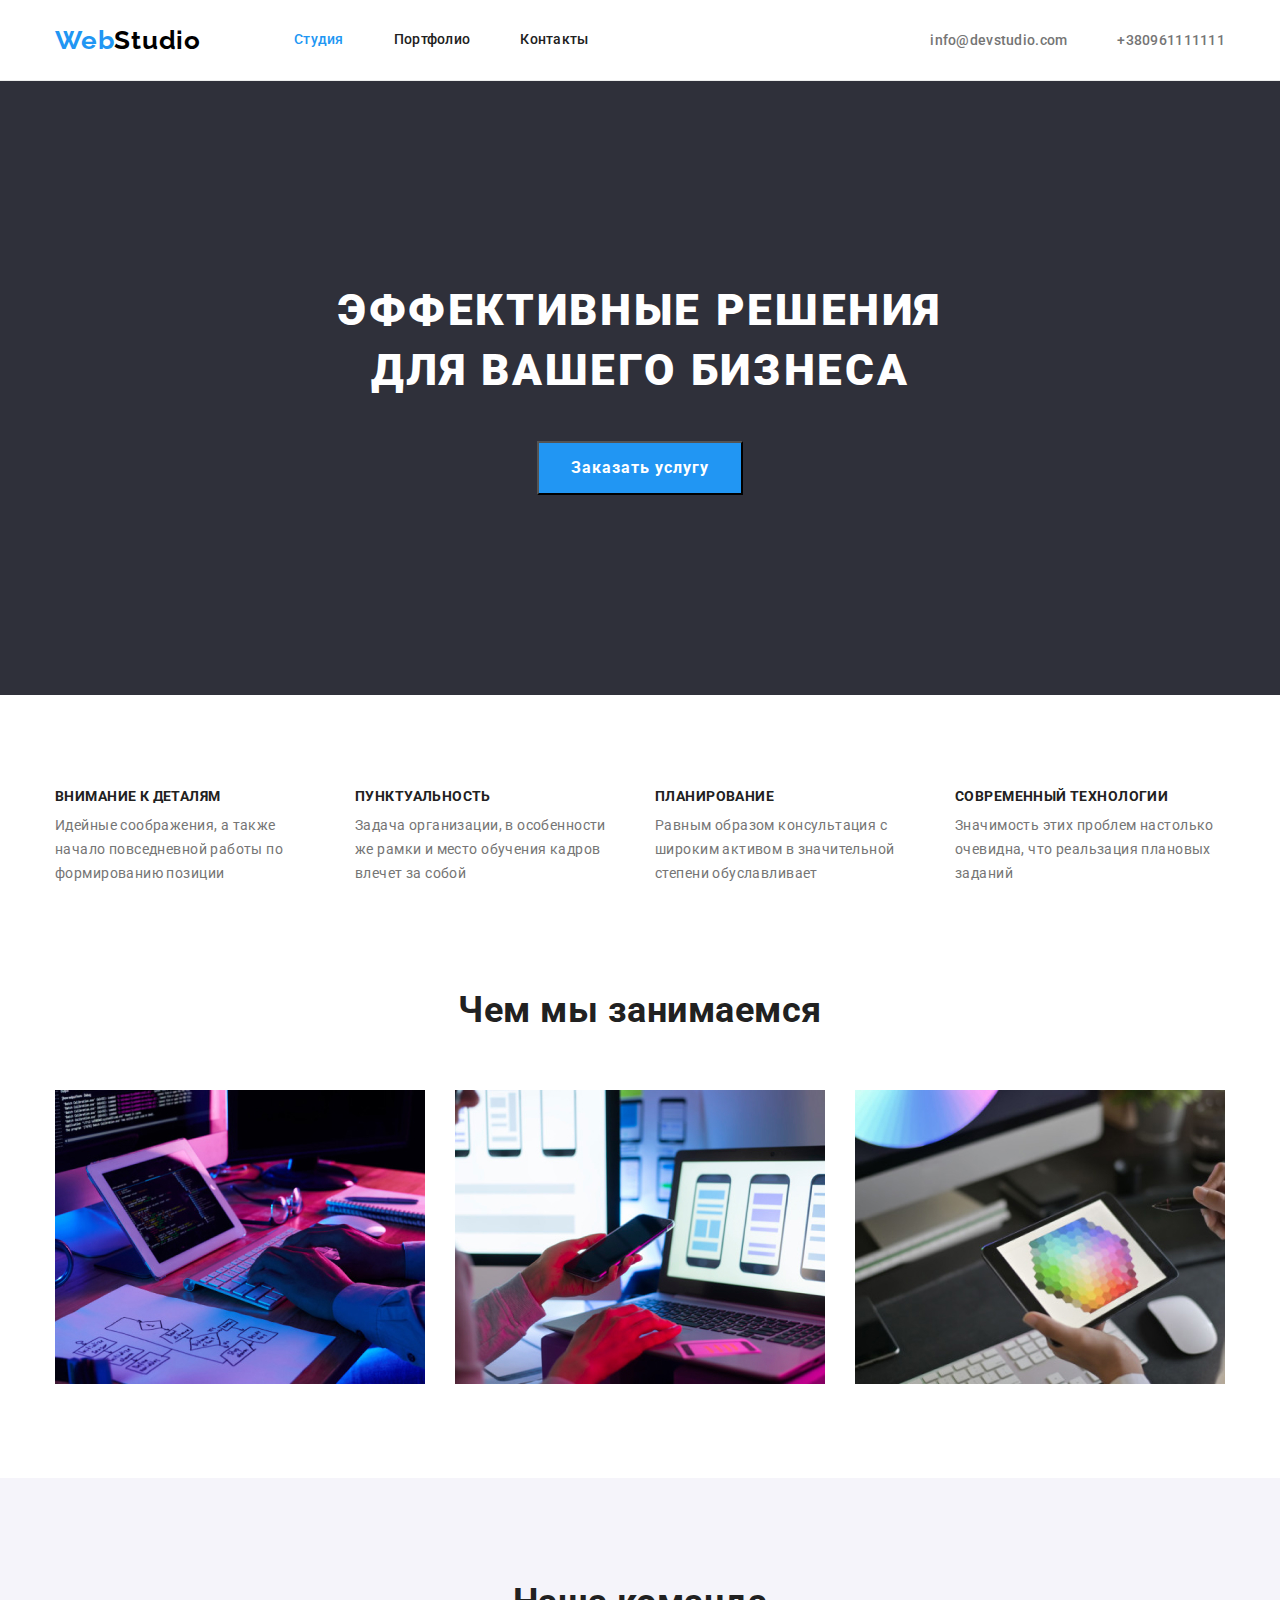
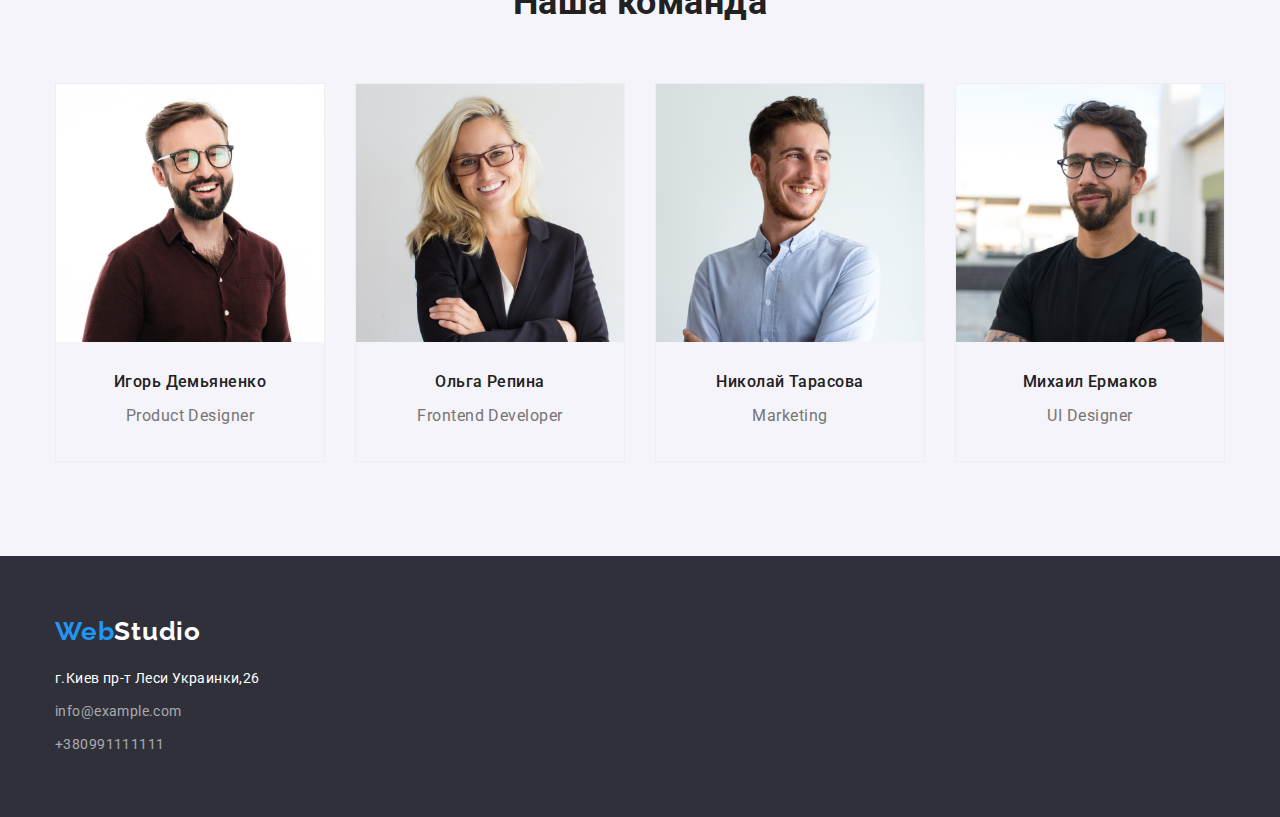
<file: index.html>
<!DOCTYPE html>
<html lang="ru">

<head>
    <meta charset="UTF-8">
    <meta http-equiv="X-UA-Compatible" content="IE=edge">
    <meta name="viewport" content="width=device-width, initial-scale=1.0">
    <title>WebStudio</title>
    <link rel="preconnect" href="https://fonts.googleapis.com">
    <link rel="preconnect" href="https://fonts.gstatic.com" crossorigin>
    <link
        href="https://fonts.googleapis.com/css2?family=Raleway:wght@700&family=Roboto:wght@400;500;700;900&display=swap"
        rel="stylesheet">
    <link rel="stylesheet" href="https://cdn.jsdelivr.net/npm/modern-normalize@1.1.0/modern-normalize.min.css">
    <link rel="stylesheet" href="./CSS/styles.css">
</head>

<body>
    <header class="header">
        <div class="container page-header">
            <nav class="nav">
                <a href="./index.html" class="logo" class="link"><span class="logo-accept">Web</span><span>Studio</span>
                </a>
                <ul class="nav-list-list" class="list-list">
                    <li class=" nav-item">
                        <a class="nav-link current link" href="./index.html" class="link">Студия</a></li>
                    <li class="nav-item">
                        <a class="nav-link link" href="./portfolio.html" class="link">Портфолио</a></li>
                    <li class="nav-item">
                        <a class="nav-link link" href="" class="link">Контакты</a></li>
                </ul>
            </nav>

            <ul class="header-contact-list">
                <li class="header-contact-item">
                    <a class="header-mail link" href="maito:info@devstudio.com" class="link">info@devstudio.com</a>
                </li>
                <li class="header-contact-item">
                    <a class="header-phone link" href="tel:+380961111111" class="link">+380961111111</a></li>
            </ul>
        </div>
    </header>
    <main class="main">
        <section class="hero">
            <div class="container">
                <h1 class="hero-title">ЭФФЕКТИВНЫЕ РЕШЕНИЯ<br> ДЛЯ ВАШЕГО БИЗНЕСА</h1>
                <button class=" hero-button" type="button">Заказать услугу</button>
            </div>
        </section>
        <section class="section">
            <div class="container">
                <h2 hidden>Наши преимущества</h2>
                <ul class="features-list list">
                    <li class="feature-item">
                        <h3 class="features-title">ВНИМАНИЕ К ДЕТАЛЯМ</h3>
                        <p class="feature-text">Идейные соображения, а также начало повседневной работы по формированию
                            позиции</p>
                    </li>
                    <li class="feature-item">
                        <h3 class="features-title">ПУНКТУАЛЬНОСТЬ</h3>
                        <p class="feature-text">Задача организации, в особенности же рамки и место обучения кадров
                            влечет
                            за собой</p>
                    </li>
                    <li class="feature-item">
                        <h3 class="features-title">ПЛАНИРОВАНИЕ</h3>
                        <p class="feature-text">Равным образом консультация с широким активом в значительной степени
                            обуславливает</p>
                    </li>
                    <li class="feature-item">
                        <h3 class="features-title">СОВРЕМЕННЫЙ ТЕХНОЛОГИИ</h3>
                        <p class="feature-text">Значимость этих проблем настолько очевидна, что реальзация плановых
                            заданий
                        </p>
                    </li>
                </ul>
            </div>

        </section>
        <section class="section services">
            <div class="container">
                <h2 class="services-title">Чем мы занимаемся</h2>
                <ul class="services-list list">
                    <li class="services-item">
                        <img class="services-pic" src="./images/img (1).jpg" alt="Программирование" width="370">
                    </li>
                    <li class="services-item">
                        <img class="services-pic" src="./images/img (2).jpg" alt="Мобильные приложения" width="370">
                    </li>
                    <li class="services-item">
                        <img class="services-pic" src="./images/img (3).jpg" alt="Графический дизайн" width="370">
                    </li>
                </ul>
            </div>
        </section>
        <section class="team section">
            <div class="container">
                <h2 class="team-title">Наша команда</h2>
                <ul class="team-list list">
                    <li class="team-iteam">
                        <img class="team-pic" src="./images/img (4).jpg" alt="Игорь Демьяненко" width="270">
                        <div class="worker">
                            <h3 class="team-names">Игорь Демьяненко</h3>
                            <p class="team-text">Product Designer</p>
                        </div>
                    </li>
                    <li class="team-iteam">
                        <img class="team-pic" src="./images/img (5).jpg" alt="Ольга Репина" width="270">
                        <div class="worker">
                            <h3 class="team-names">Ольга Репина</h3>
                            <p class="team-text">Frontend Developer</p>
                        </div>
                    </li>
                    <li class="team-iteam">
                        <img class="team-pic" src="./images/img (6).jpg" alt="Николай Тарасова" width="270">
                        <div class="worker">
                            <h3 class="team-names">Николай Тарасова</h3>
                            <p class="team-text">Marketing</p>
                        </div>
                    </li>
                    <li class="team-iteam">
                        <img class="team-pic" src="./images/img (7).jpg" alt="Михаил Ермаков" width="270">
                        <div class="worker">
                            <h3 class="team-names">Михаил Ермаков</h3>
                            <p class="team-text">UI Designer</p>
                        </div>

                    </li>
                </ul>
            </div>
        </section>
    </main>
    <footer class="footer">
        <div class="container">
            <a class="footer-logo" href="./index.html" class="logo"><span class="logo-accept">Web</span><span
                    class="Studio">Studio</span>
            </a>
            <address class="footer-adress">
                <ul class="footer-list">
                    <li class="footer-item"><a class="footer-adress-link"
                            href="https://www.google.com/maps/search/%D0%BF%D1%80%D0%BE%D1%81%D0%BF%D0%B5%D0%BA%D1%82+%D0%BB%D0%B5%D1%81%D0%B8+%D1%83%D0%BA%D1%80%D0%B0%D0%B8%D0%BD%D0%BA%D0%B8+26/@50.4728094,30.4184101,12z/data=!3m1!4b1">г.Киев
                            пр-т Леси Украинки,26</a></li>
                    <li class="footer-item"><a class="footer-mail-link"
                            href="mailto:info@example.com">info@example.com</a>
                    </li>
                    <li class="footer-item"><a class="footer-tel-link" href="tel:+380991111111">+380991111111</a></li>
                </ul>
            </address>
        </div>

    </footer>
</body>

</html>
</file>
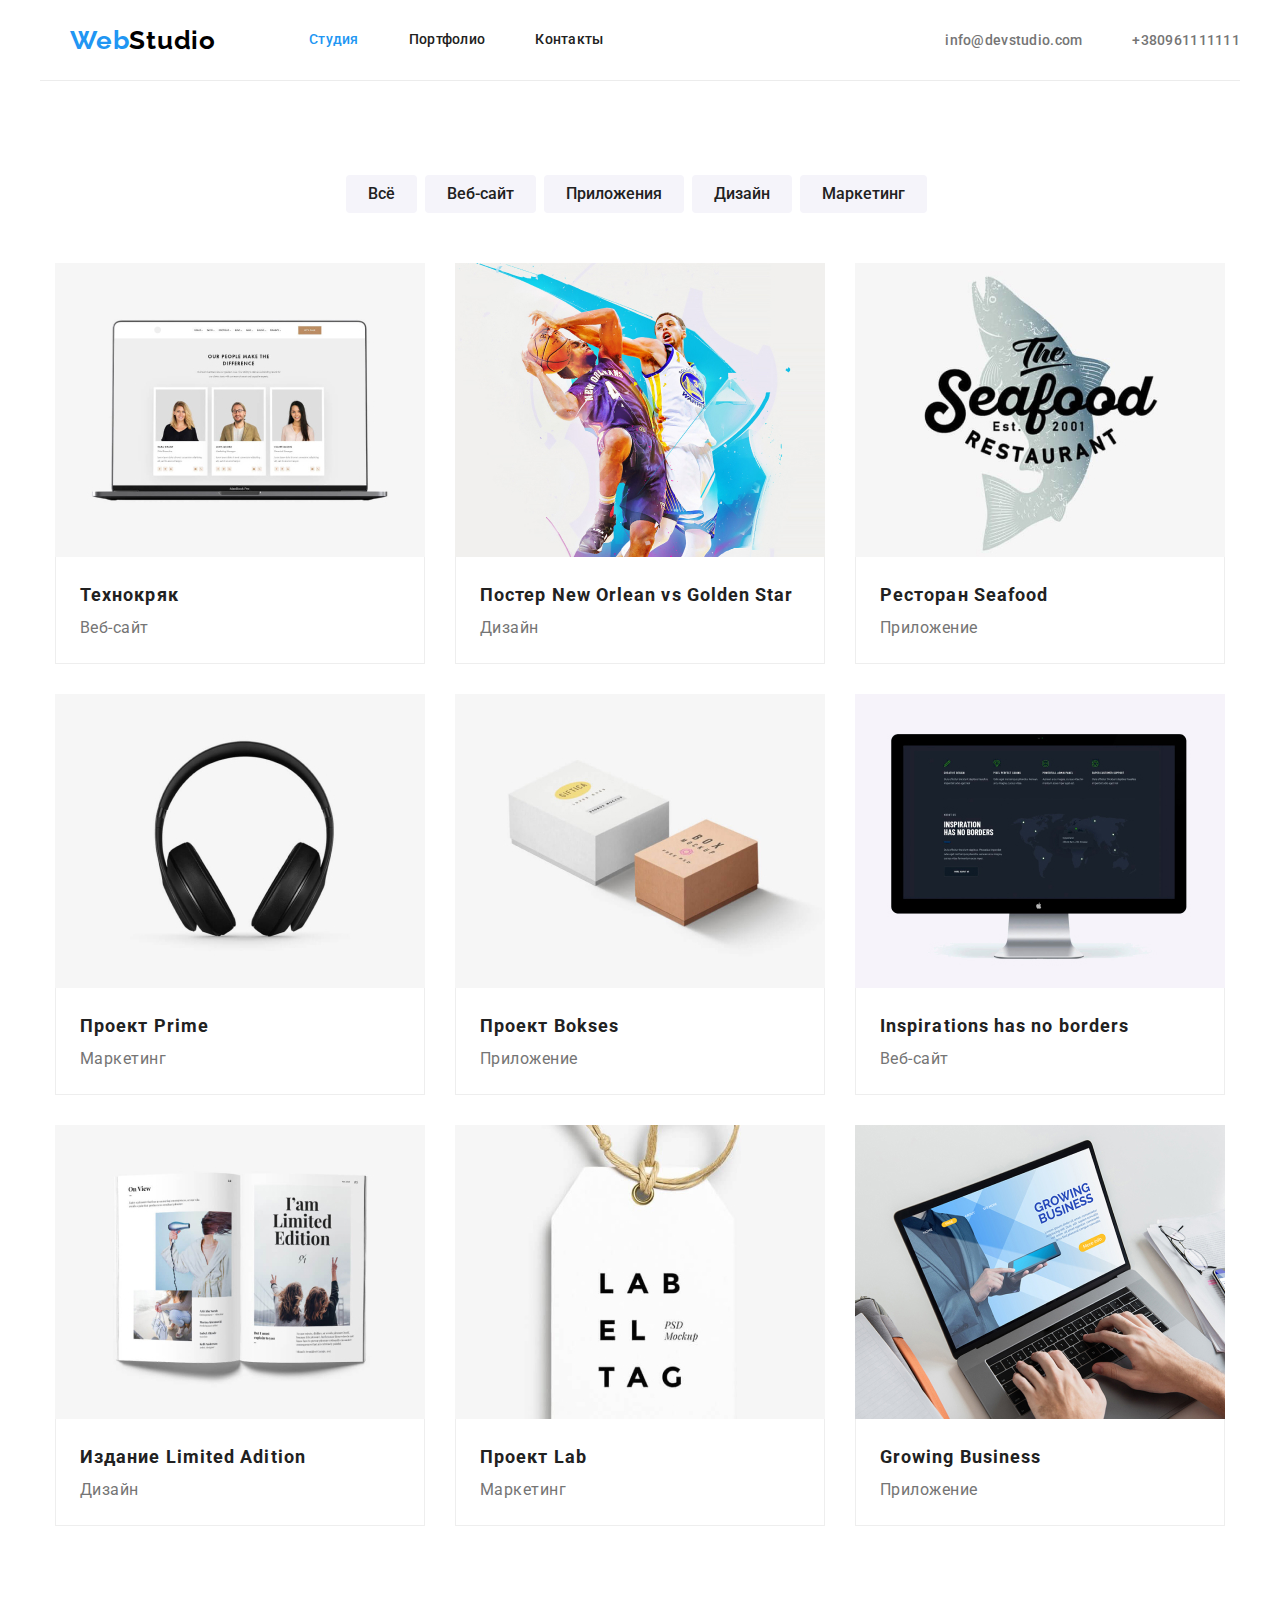
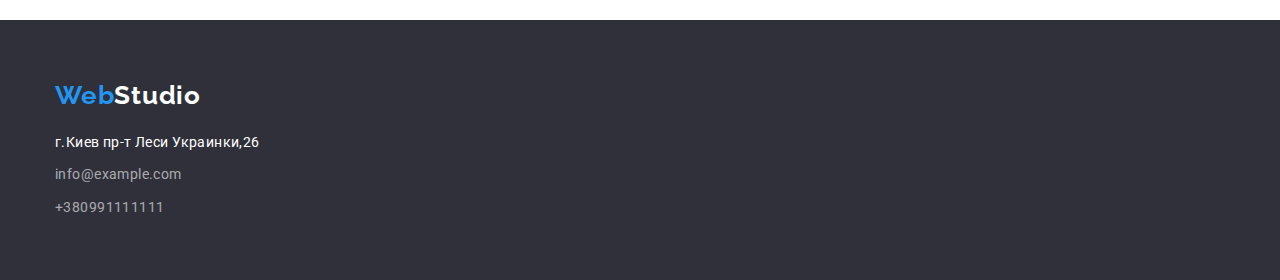
<file: portfolio.html>
<!DOCTYPE html>
<html lang="en">

<head>
    <meta charset="UTF-8">
    <meta http-equiv="X-UA-Compatible" content="IE=edge">
    <meta name="viewport" content="width=device-width, initial-scale=1.0">
    <title>Portfolio</title>
    <link rel="preconnect" href="https://fonts.googleapis.com">
    <link rel="preconnect" href="https://fonts.gstatic.com" crossorigin>
    <link
        href="https://fonts.googleapis.com/css2?family=Raleway:wght@700&family=Roboto:wght@400;500;700;900&display=swap"
        rel="stylesheet">
    <link rel="stylesheet" href="https://cdn.jsdelivr.net/npm/modern-normalize@1.1.0/modern-normalize.min.css">
    <link rel="stylesheet" href="./CSS/styles.css">
</head>

<body>
    <header class="header container">
        <div class="container page-header">
            <nav class="nav">
                <a href="./index.html" class="logo" class="link"><span class="logo-accept">Web</span><span>Studio</span>
                </a>
                <ul class="nav-list-list" class="list-list">
                    <li class=" nav-item">
                        <a class="nav-link current link" href="./index.html" class="link">Студия</a></li>
                    <li class="nav-item">
                        <a class="nav-link link" href="./portfolio.html" class="link">Портфолио</a></li>
                    <li class="nav-item">
                        <a class="nav-link link" href="" class="link">Контакты</a></li>
                </ul>
            </nav>

            <ul class="header-contact-list">
                <li class="header-contact-item">
                    <a class="header-mail link" href="maito:info@devstudio.com" class="link">info@devstudio.com</a>
                </li>
                <li class="header-contact-item">
                    <a class="header-phone link" href="tel:+380961111111" class="link">+380961111111</a></li>
            </ul>
        </div>
    </header>
    <main>
        <section class="section">
            <div class="container">
                <h1 hidden>Блок кнопок </h1>
                <ul class="filter-list list ">
                    <li class="filter-iteam">
                        <button type="button" class="filter-button ">Всё</button></li>
                    <li class="filter-iteam">
                        <button type="button" class="filter-button">Веб-сайт</button></li>
                    <li class="filter-iteam">
                        <button type="button" class="filter-button">Приложения</button></li>
                    <li class="filter-iteam">
                        <button type="button" class="filter-button">Дизайн</button></li>
                    <li class="filter-iteam">
                        <button type="button" class="filter-button">Маркетинг</button></li>
                </ul>
                <ul class="projects list">
                    <li class="projects-item">
                        <a href="" class="projects-link link">
                            <img class="projects-pic" src="./Images Port/img (10).jpg" alt="Ноут с сайтом" width="370"
                                height="294">
                            <div class="card">
                                <h2 class="projects-title">Технокряк</h2>
                                <p class="projects-text">Веб-сайт</p>
                        </a>
            </div>
            </li>
            <li class="projects-item">
                <a href="" class="projects-link link">
                    <img class="projects-pic" src="./Images Port/img (11).jpg" alt="Баскетболисты" width="370"
                        height="294">
                    <div class="card">
                        <h2 class="projects-title">Постер New Orlean vs Golden Star</h2>
                        <p class="projects-text">Дизайн</p>
                    </div>
                </a>
            </li>
            <li class="projects-item">
                <a href="" class="projects-link link">
                    <img class="projects-pic" src="./Images Port/img (12).jpg" alt="Ресторан" width="370" height="294">
                    <div class="card">
                        <h2 class="projects-title">Ресторан Seafood</h2>
                        <p class="projects-text">Приложение</p>
                    </div>
                </a>
            </li>
            <li class="projects-item">
                <a href="" class="projects-link link">
                    <img class="projects-pic" src="./Images Port/img (13).jpg" alt="Науникик" width="370" height="294">
                    <div class="card">
                        <h2 class="projects-title">Проект Prime</h2>
                        <p class="projects-text">Маркетинг</p>
                    </div>
                </a>
            </li>
            <li class="projects-item">
                <a href="" class="projects-link link">
                    <img class="projects-pic" src="./Images Port/img (14).jpg" alt="Боксы" width="370" height="294">
                    <div class="card">
                        <h2 class="projects-title">Проект Bokses</h2>
                        <p class="projects-text">Приложение</p>
                    </div>
                </a>
            </li>
            <li class="projects-item">
                <a href="" class="projects-link link">
                    <img class="projects-pic" src="./Images Port/img (15).jpg" alt="Пример сайта" width="370"
                        height="294">
                    <div class="card">
                        <h2 class="projects-title">Inspirations has no borders</h2>
                        <p class="projects-text">Веб-сайт</p>
                    </div>
                </a>
            </li>
            <li class="projects-item">
                <a href="" class="projects-link link">
                    <img class="projects-pic" src="./Images Port/img (16).jpg" alt="книга" width="370" height="294">
                    <div class="card">
                        <h2 class="projects-title">Издание Limited Adition</h2>
                        <p class="projects-text">Дизайн</p>
                    </div>
                </a>
            </li>
            <li class="projects-item">
                <a href="" class="projects-link link">
                    <img class="projects-pic" src="./Images Port/img (17).jpg" alt="Бирка" width="370" height="294">
                    <div class="card">
                        <h2 class="projects-title">Проект Lab</h2>
                        <p class="projects-text">Маркетинг</p>
                    </div>
                </a>
            </li>
            <li class="projects-item">
                <a href="" class="projects-link link">
                    <img class="projects-pic" src="Images Port/img (18).jpg" alt="Пример приложения" width="370"
                        height="294">
                    <div class="card">
                        <h2 class="projects-title">Growing Business</h2>
                        <p class="projects-text">Приложение</p>
                    </div>
                </a>
            </li>
            </ul>


            </div>

        </section>
    </main>
    <footer class="footer">
        <div class="container">
            <a class="footer-logo" href="./index.html" class="logo"><span class="logo-accept">Web</span><span
                    class="Studio">Studio</span>
            </a>
            <address class="footer-adress">
                <ul class="footer-list">
                    <li class="footer-item"><a class="footer-adress-link"
                            href="https://www.google.com/maps/search/%D0%BF%D1%80%D0%BE%D1%81%D0%BF%D0%B5%D0%BA%D1%82+%D0%BB%D0%B5%D1%81%D0%B8+%D1%83%D0%BA%D1%80%D0%B0%D0%B8%D0%BD%D0%BA%D0%B8+26/@50.4728094,30.4184101,12z/data=!3m1!4b1">г.Киев
                            пр-т Леси Украинки,26</a></li>
                    <li class="footer-item"><a class="footer-mail-link"
                            href="mailto:info@example.com">info@example.com</a>
                    </li>
                    <li class="footer-item"><a class="footer-tel-link" href="tel:+380991111111">+380991111111</a></li>
                </ul>
            </address>
        </div>


    </footer>
</body>

</html>
</file>
<file: CSS/styles.css>
:root{
        /* Основные шрифты */
        --main-font: 'Roboto', sans-serif;
        --secondary-font: 'Raleway', sans-serif;

        /* Цвет текста */
        --primary-text-color: #212121;
        --secondary-text-color: #757575;
        --white-text-color: #ffffff;
        --footer-contacts-text: rgba(255, 255, 255, 0.6);
        --accent-text-color: #2196f3;

        /* Цвет фона */
        --background-color: #ffffff;
        --secondary-backgraund-color: #f5f4fa;
        --dark-background-color: #2f303a;
        --card-border: 1px solid #eeeeee;
        --card-list-gap: 15px;
    }


body {
   font-family: var(--main-font);
   font-size: 16px;
   line-height: 1.19;
   letter-spacing: 0.03em;
   color: var(--primary-text-color);
   background-color: var(--background-color);
}
.link:hover{
    color: var(--accent-text-color);
}

.container{
width: 1200px;
margin-right:auto;
margin-left: auto;
padding: 0 15px;
}

.hero{
    text-align: center;
    background-color: #2F303A;
    padding-top: 200px;
    padding-bottom: 200px;
    

}
p,
h1,
h2,
h3,
h4,
h5,
h6{
    margin: 0;
}
ul,
ol{
    margin: 0;
    padding: 0;    
    list-style: none;
}
.link:focus{
    color: var(--accent-text-color);
    ;
}
.link{
    text-decoration: none;
    }
  
.logo {
    font-family: Raleway;
    font-weight: 700;
    font-size: 26px;
    line-height: 1.19;
    text-decoration: none;
    letter-spacing: 0.03em;
   
    
    
}
.section{
    padding-top: 94px;
    padding-bottom: 94px;
}


.nav-link {
padding-top: 32px;
padding-bottom: 32px;
display: block;


color: var(--primary-text-color);

font-weight: 500;
font-size: 14px;
line-height: 1.14;
letter-spacing: 0.02em;


}

.current {
    color: var(--accent-text-color);
}

/* Контакты в хедере */
.header-phone,
.header-mail {
    font-weight: 500;
    font-size: 14px;
    line-height: 1.14;
    letter-spacing: 0.02em;
    color: var(--secondary-text-color);
    list-style-type: none;
    
}
.logo-accept{
    color: var(--accent-text-color);
}
.header-phone-link:hover
.header-phone-link:focus{
    color: var(--accent-text-color) ;
}
.hero-title {
    text-align: center;
    background-color: #2F303A;
    font-weight: 900;
    font-size: 44px;
    line-height: 1.36;

    /* or 136% */
    letter-spacing: 0.06em;
    

    color: #FFFFFF;
    margin-bottom: 40px;
}
.hero{
    text-align: center;
    padding-top: 200px;
    padding-bottom: 200px;
    
}

.hero-button {
    font-family: inherit;
    font-weight: 700;
    font-size: 16px;
    line-height: 1.87;
    align-items: center;
    letter-spacing: 0.06em;
    color: var(--white-text-color);
    background-color: var(--accent-text-color);
    cursor: pointer;
    padding: 10px 32px;
    
    
   
}

.hero-button:hover {
    background-color: #188ce8;
    
}



.features-title {
   margin-bottom: 10px;
   margin-top: 0px;
   font-style: normal;
   font-weight: 700;
   font-size: 14px;
   line-height: 1.14;
   letter-spacing: 0.03em;
   text-transform: uppercase;

   
    color: var(--primary-text-color);
}

.feature-text {
    font-family: Roboto;
    font-style: normal;
    font-weight: normal;
    font-size: 14px;
    line-height: 1.71;
    /* or 171% */

    letter-spacing: 0.03em;

    

    color: var(--secondary-text-color);
}

.services-title,
.team-title {
    font-weight: 700;
    font-size: 36px;
    line-height: 1.67;
    text-align: center;
    color: var(--primary-text-color);
    margin-bottom: 50px;
}

.team-names {
    font-weight: 500;
    font-size: 16px;
    line-height: 1.19;
    text-align: center;
    letter-spacing: 0.03em;
}

.team-text {
    font-size: 16px;
    line-height: 1.9;
    text-align: center;
    color: var(--secondary-text-color);
    letter-spacing: 0.03em;
    

}

/* Страница портфолио main */
/* Фильтр кнопки*/
.filter-button {
    padding: 6px 22px;
    border-radius: 4px;
    border: 0;
    font-family: inherit;
    font-weight: 500;
    font-size: 16px;
    line-height: 1.62;
    color: var(--primary-text-color);
    background-color: #f5f4fa;
    cursor: pointer;
    
}

.filter-button:hover,
.filter-button:focus {
    color: var(--white-text-color);
    background-color: var(--accent-text-color);
}

/* Секция projects" */
.projects-title {
    font-weight: 700;
    font-size: 18px;
    line-height: 2;
    letter-spacing: 0.06em;
    color: var(--primary-text-color);
}

.projects-text {
    font-size: 16px;
    line-height: 1.87;
    color: var(--secondary-text-color);
}

.projects-title:hover,
.projects-text:hover,
.projects-title:focus,
.projects-text:focus {
    color: var(--accent-text-color);
}

.footer{
    background-color: #2F303A;
    padding-top: 60px;
    padding-bottom: 60px;
   
}
.footer-logo{
   font-family: Raleway;
   font-style: normal;
   font-weight: bold;
   font-size: 26px;
   line-height: 1.19;
   /* identical to box height */

   letter-spacing: 0.03em;
   text-decoration: none;
   
}
.footer-list{
    list-style: none;
}
.footer-item {
    font-size: 14px;
    line-height: 1.71;
    letter-spacing: 0.03em;

}
.footer-adress-link {
    font-family: Roboto;
    font-style: normal;
    font-weight: 400;
    font-size: 14px;
    line-height: 1.71;
    /* or 171% */

    letter-spacing: 0.03em;

    color: #FFFFFF;
    text-decoration: none;


}
.footer-mail-link {
   font-size: 14px;
   line-height: 1.71;
   letter-spacing: 0.03em;
   color: rgba(255, 255, 255, 0.6);
   text-decoration: none;
}
.footer-tel-link{
font-size: 14px;
line-height: 1.71;
letter-spacing: 0.03em;
color: rgba(255, 255, 255, 0.6);
text-decoration: none;


}
span{
    color: #000;
     var(--white-text-color)
}
.link{
   text-decoration: none;
}
.Studio{
    color: #FFFFFF;
}
.footer-adress{
    font-style: normal;
}
.header-contact-list{
    display: flex;
    
    margin-left: auto;
}
.projects-item-list
{
    list-style-type: none;
}
.nav-list-list{
    list-style-type: none;
    margin: 0px;
    padding: 0px;
    display: flex;
    margin-left: 93px;
    
}
.nav-list-list .nav-item{
    margin-right: 50px;
}
.nav-list-list .nav-item:last-child{
    margin-right: 0px;
}

.header-contact-list .header-contact-item + .header-contact-item{
    margin-left: 50px;
}
.nav{
    display: flex;
    align-items: center;
}

.header{
    border-bottom: 1px solid #ececec;
    

}
.page-header{
    display: flex;
    align-items: center;
    
}

.features-list{
    display: flex;
   
    
}
.services-list{
    display: flex;
}
.team-list{
   display: flex;
}
.services-item{
    margin-right: 30px;
}
.services-item:last-child{
    margin-right: 0px;
}
.team-iteam {
    border: var(--card-border);
    margin-right: 30px;

}
.flex-elements{
    display: flex;
}


.projects-item {
    margin-right: 30px;
    margin-bottom: 30px;
    }

.projects-item:nth-child(3n) {
    margin-right: 0;
}
.filter-list {
    display: flex;
    justify-content: center;
    margin-bottom: 50px;
    
}

.feature-item{
    margin-right: 30px;
    width: 270px;
}

.feature-item:last-child{
    margin-right: 0px;
}
.services{
    padding-top: 0;
}
img{
    display: block;
    max-width: 100%;
    height: auto;
}
.team{
    background-color: #F5F4FA;
}
.team-iteam:last-child{
    margin-right: 0px
}
.projects{
    display: flex;
    flex-wrap: wrap;
}
.worker{
    padding-top: 30px;
    padding-bottom: 30px;
}

.team-names {
    padding-bottom: 10px;
    text-align: center;
}
.footer-item{
    margin-bottom: 9px;
}
.footer-item:last-child{
    margin-bottom: 0px;
}
footer a.footer-logo {
    display: block;

    margin-bottom: 20px;
    margin-right: 0;
}
.filter-iteam{
    margin-right: 8px;
}
.card {
    border: 1px solid #EEEEEE;
    border-top: none;
    padding: 20px 24px;
}
.projects-item:nth-last-child(-n+3){
    margin-bottom: 0px;
}
</file>
